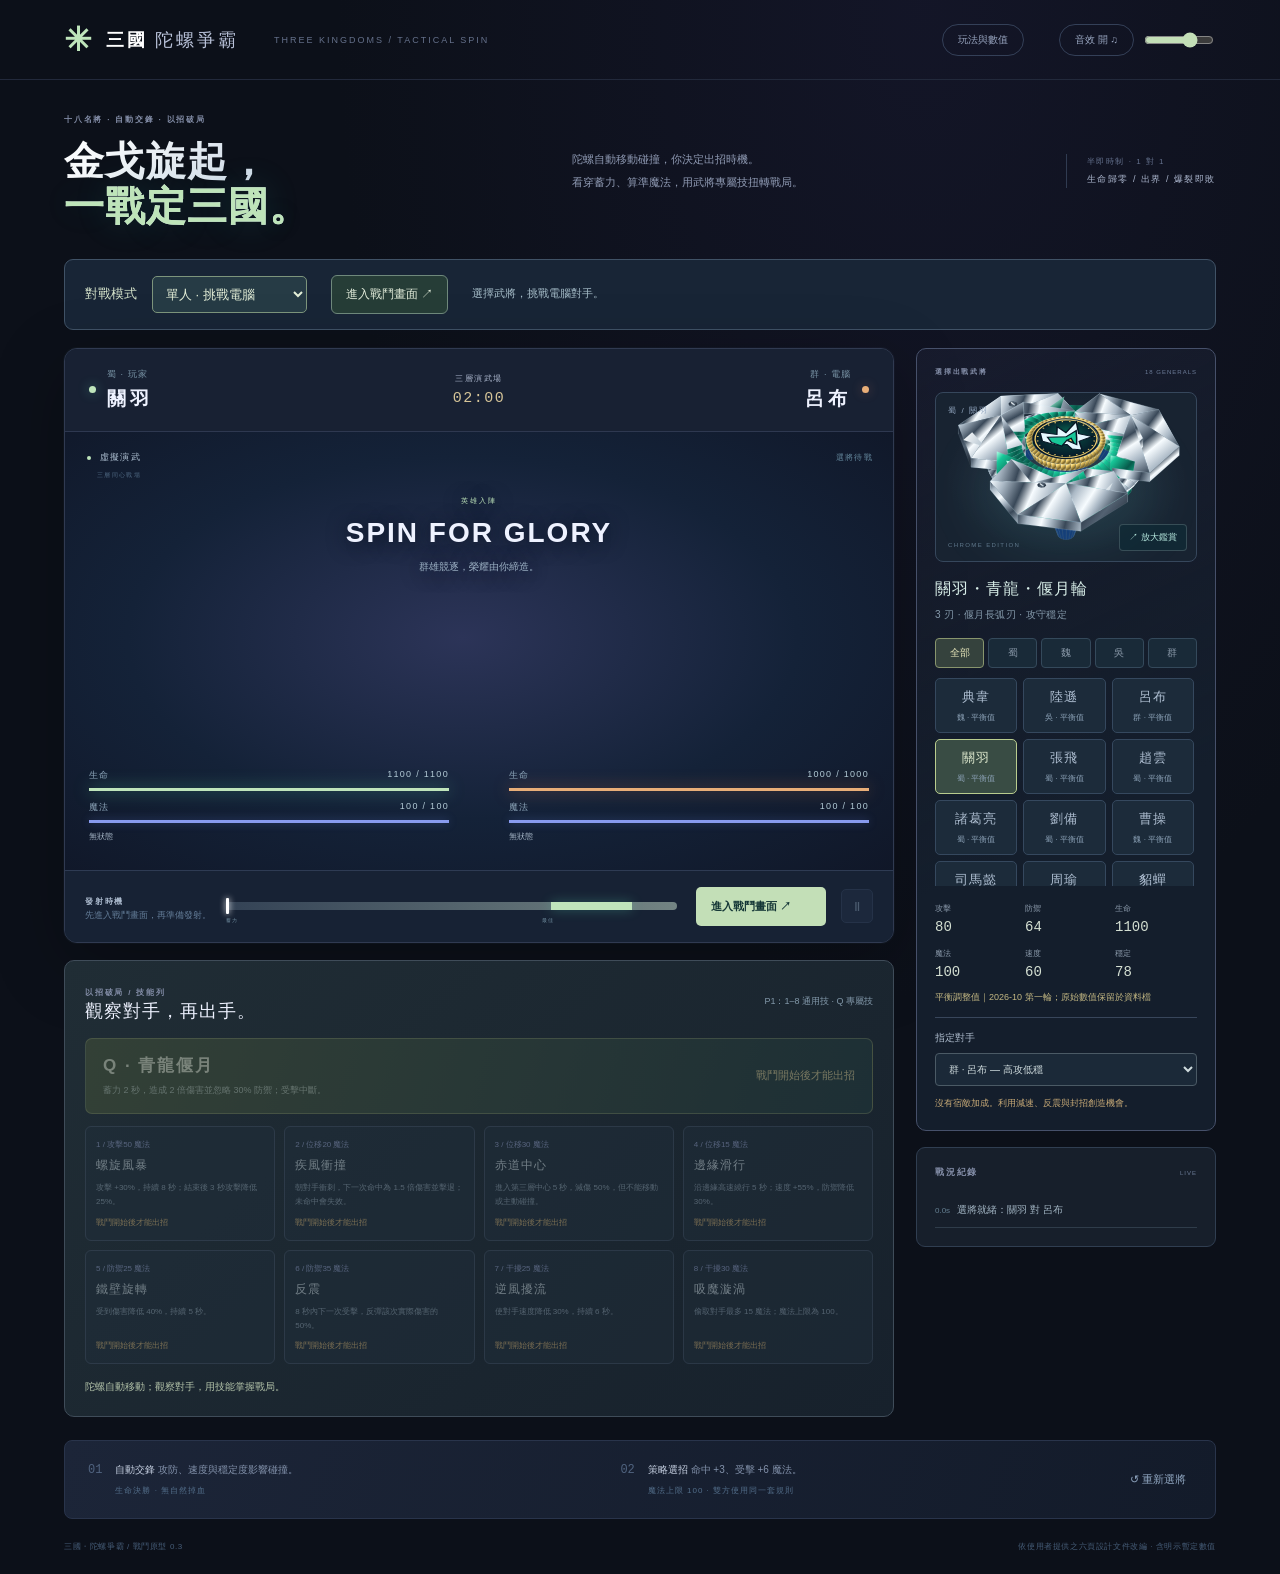
<file: index.html>
<!doctype html>
<html lang="zh-Hant">
  <head>
    <meta charset="utf-8" />
    <meta name="viewport" content="width=device-width,initial-scale=1" />
    <title>三國・陀螺爭霸｜半即時技能對戰</title>
    <link rel="stylesheet" href="style.css" />
    <link rel="stylesheet" href="war-style.css" />
    <link rel="stylesheet" href="combat-view.css" />
    <script src="top-art.js" defer></script>
    <script src="general-art.js" defer></script>
    <script src="war-data.js" defer></script>
    <script src="war-engine.js" defer></script>
    <script src="war-visuals.js" defer></script>
    <script src="vendor/peerjs.min.js" defer></script>
    <script src="network-config.js" defer></script>
    <script src="remote-room.js" defer></script>
    <script src="public-lobby.js" defer></script>
    <script src="sound-fx.js" defer></script>
    <script src="signature-fx.js" defer></script>
    <script src="battle-result.js" defer></script>
    <script src="game.js" defer></script>
    <script src="combat-view.js" defer></script>
  </head>
  <body>
    <!-- 頁首：品牌、玩法說明與音效控制。 -->
    <header>
      <a href="./" class="brand">
        <span>✳</span>
        三國
        <span class="thin">陀螺爭霸</span>
      </a>
      <span class="header-tag">THREE KINGDOMS / TACTICAL SPIN</span>
      <button id="rules-open">玩法與數值</button>
      <div class="audio-controls">
        <button id="sound" aria-pressed="true" title="音效預設開啟；點擊或按鍵後開始播放">
          音效 開 ♫
        </button>
        <label for="sound-volume" class="sr-only">音效音量</label>
        <input
          id="sound-volume"
          type="range"
          min="0"
          max="100"
          value="70"
          aria-label="音效音量"
          title="音效音量"
        />
      </div>
    </header>
    <main>
      <section class="intro">
        <div>
          <p class="eyebrow">十八名將 · 自動交鋒 · 以招破局</p>
          <h1>
            金戈旋起，
            <br />
            <em>一戰定三國。</em>
          </h1>
        </div>
        <p>
          陀螺自動移動碰撞，你決定出招時機。
          <br />
          看穿蓄力、算準魔法，用武將專屬技扭轉戰局。
        </p>
        <span class="edition">
          半即時制 · 1 對 1
          <br />
          <b>生命歸零 / 出界 / 爆裂即敗</b>
        </span>
      </section>
      <!-- 對戰入口：單人、同機雙人與公開大廳。 -->
      <div class="mode-picker">
        <label>
          對戰模式
          <select id="play-mode">
            <option value="solo">單人 · 挑戰電腦</option>
            <option value="online">遠端雙人 · 公開大廳</option>
            <option value="local">雙人 · 同機對戰</option>
          </select>
        </label>
        <button id="combat-open" type="button">進入戰鬥畫面 ↗</button>
        <p id="mode-hint">選擇武將，挑戰電腦對手。</p>
      </div>
      <!-- 三個共用房間，每房最多兩位玩家。 -->
      <section id="online-lobby" class="online-lobby" hidden>
        <div class="section-head">
          <b>PUBLIC LOBBY / 公開對戰大廳</b>
          <span id="online-role">尚未連線</span>
        </div>
        <p id="online-status" role="status">選擇空房等待對手，或加入正在招募的房間。</p>
        <p>共 3 間房 · 每房 2 人 · 不需邀請連結</p>
        <div id="public-rooms" class="public-rooms" aria-label="公開房間"></div>
        <div class="room-actions">
          <button id="room-refresh">重新整理大廳</button>
          <button id="room-leave" disabled>離開房間</button>
          <span id="lobby-status" role="status"></span>
        </div>
        <div class="room-actions ready-actions">
          <button id="room-ready" disabled>準備好了</button>
          <span id="ready-status" role="status">
            等待另一位玩家加入後，雙方選將並按準備。
          </span>
        </div>
        <p class="remote-note">
          雙方使用 1–8 出招、Q 專屬技、空白鍵發射、P
          暫停。房主需保持頁面開啟；受限網路可能無法直接連線。
        </p>
      </section>
      <!-- 主畫面：左側戰場與技能，右側武將選擇。 -->
      <div class="game-layout">
        <section class="battle-column" aria-label="戰場與技能操作">
          <div id="combat-toolbar" class="combat-toolbar">
            <button id="combat-close" type="button">← 返回頁面</button>
            <span class="combat-caption">戰場與技能</span>
            <button id="combat-details" type="button" aria-pressed="false">
              招式說明
            </button>
            <div id="combat-audio"></div>
          </div>
          <section class="arena-panel">
            <div class="scoreboard">
              <div class="player">
                <span class="dot cyan"></span>
                <div>
                  <small id="player-faction">蜀 · 玩家</small>
                  <b id="player-name">關羽</b>
                </div>
              </div>
              <div class="round">
                <span id="round">三層演武場</span>
                <b id="battle-clock">02:00</b>
              </div>
              <div class="player opponent">
                <div>
                  <small id="ai-faction">群 · 對手</small>
                  <b id="ai-name">呂布</b>
                </div>
                <span class="dot orange"></span>
              </div>
            </div>
            <div class="canvas-wrap">
              <canvas
                id="arena"
                tabindex="0"
                aria-label="陀螺自動移動碰撞。數字1至8使用通用技，Q使用專屬技，P暫停。"
              ></canvas>
              <div class="arena-label">
                <span class="live-dot"></span>
                虛擬演武
                <small>三層同心戰場</small>
              </div>
              <div class="arena-status" id="arena-status">選將待戰</div>
              <div class="center-message" id="center-message">
                <span id="message-eyebrow">英雄入陣</span>
                <h2 id="message-title">SPIN FOR GLORY</h2>
                <p id="message-copy">群雄競逐，榮耀由你締造。</p>
                <div id="result-actions" hidden aria-label="戰後操作">
                  <button id="result-rematch" type="button">再戰一場</button>
                  <button id="result-reselect" type="button">重新選將</button>
                  <small id="result-action-hint" role="status"></small>
                </div>
              </div>
              <div id="skill-banner" aria-live="polite"></div>
              <div class="stamina">
                <div>
                  <label>
                    生命
                    <span id="your-spin">1100 / 1100</span>
                  </label>
                  <div class="bar"><i id="your-bar"></i></div>
                  <label class="mana-label">
                    魔法
                    <span id="your-mana">100 / 100</span>
                  </label>
                  <div class="bar mana"><i id="your-mana-bar"></i></div>
                  <p id="your-status" class="actor-status">無狀態</p>
                </div>
                <div>
                  <label>
                    生命
                    <span id="ai-spin">1000 / 1000</span>
                  </label>
                  <div class="bar rival"><i id="ai-bar"></i></div>
                  <label class="mana-label">
                    魔法
                    <span id="ai-mana">100 / 100</span>
                  </label>
                  <div class="bar mana"><i id="ai-mana-bar"></i></div>
                  <p id="ai-status" class="actor-status">無狀態</p>
                </div>
              </div>
            </div>
            <div class="launch-panel">
              <div class="launch-info">
                <span class="eyebrow" id="launch-label">發射時機</span>
                <p id="launch-hint">亮區發射可提高初速。</p>
              </div>
              <div class="timing">
                <div class="sweet"></div>
                <div id="timing-marker"></div>
                <span>蓄力</span>
                <span>最佳</span>
              </div>
              <button id="launch" class="primary">
                進入戰鬥畫面
                <span>↗</span>
              </button>
              <button id="launch-p2" class="primary" hidden>P2 發射 ↗</button>
              <button id="pause" class="icon-button" aria-label="暫停對戰" disabled>
                Ⅱ
              </button>
            </div>
          </section>
          <div id="combat-skills" class="combat-skills">
            <div class="combat-player-tabs" aria-label="選擇技能面板">
              <button id="combat-p1" type="button" aria-pressed="true">P1 技能</button>
              <button id="combat-p2" type="button" aria-pressed="false">P2 技能</button>
            </div>
            <section id="p1-panel" class="skill-panel">
              <div class="skill-panel-heading">
                <div>
                  <span class="eyebrow">以招破局 / 技能列</span>
                  <h2>觀察對手，再出手。</h2>
                </div>
                <span>P1：1–8 通用技 · Q 專屬技</span>
              </div>
              <button id="signature" class="signature-button" disabled></button>
              <div id="skills" class="skill-grid"></div>
              <p id="skill-feedback" role="status">
                戰鬥中點選技能即可施放；不需手動控制陀螺移動。
              </p>
            </section>
            <section id="p2-panel" class="skill-panel" hidden>
              <div class="skill-panel-heading">
                <div>
                  <span class="eyebrow">PLAYER TWO</span>
                  <h2 id="p2-heading">玩家 2 技能</h2>
                </div>
                <span id="p2-hotkeys">Z X C V B N M , 通用技 · / 專屬技</span>
              </div>
              <button id="signature-p2" class="signature-button" disabled></button>
              <div id="skills-p2" class="skill-grid"></div>
              <p id="skill-feedback-p2" role="status">
                玩家 2：Enter 發射，/ 施放專屬技。
              </p>
            </section>
          </div>
        </section>
        <aside>
          <section class="loadout">
            <div class="section-head">
              <span class="eyebrow">選擇出戰武將</span>
              <span class="mini-tag">18 GENERALS</span>
            </div>
            <div class="showcase">
              <span class="showcase-code" id="showcase-code">蜀 / 關羽</span>
              <canvas id="top-preview" aria-label="武將陀螺模型"></canvas>
              <button id="inspect-open">↗ 放大鑑賞</button>
              <span class="showcase-badge">CHROME EDITION</span>
            </div>
            <div class="showcase-name">
              <b id="showcase-title">關羽・青龍偃月</b>
              <span id="showcase-material">攻守穩定</span>
            </div>
            <div class="faction-tabs" aria-label="篩選陣營">
              <button data-faction="all" class="active">全部</button>
              <button data-faction="蜀">蜀</button>
              <button data-faction="魏">魏</button>
              <button data-faction="吳">吳</button>
              <button data-faction="群">群</button>
            </div>
            <div id="tops"></div>
            <div id="character-stats" class="war-stats"></div>
            <p id="stat-provenance"></p>
            <label class="enemy-select">
              <span id="enemy-label">指定對手</span>
              <select id="enemy-select"></select>
            </label>
            <p id="matchup-note"></p>
          </section>
          <section class="combat-log">
            <div class="section-head">
              <span class="eyebrow">戰況紀錄</span>
              <span class="mini-tag">LIVE</span>
            </div>
            <ol id="combat-log"></ol>
          </section>
        </aside>
      </div>
      <section class="rules">
        <div>
          <span>01</span>
          <p>
            <b>自動交鋒</b>
            攻防、速度與穩定度影響碰撞。
            <small>生命決勝 · 無自然掉血</small>
          </p>
        </div>
        <div>
          <span>02</span>
          <p>
            <b>策略選招</b>
            命中 +3、受擊 +6 魔法。
            <small>魔法上限 100 · 雙方使用同一套規則</small>
          </p>
        </div>
        <button id="restart">↺ 重新選將</button>
      </section>
      <div id="announcement" class="sr-only" aria-live="polite"></div>
      <footer>
        <span>三國・陀螺爭霸 / 戰鬥原型 0.3</span>
        <span>依使用者提供之六頁設計文件改編 · 含明示暫定數值</span>
      </footer>
    </main>
    <!-- 彈出視窗：陀螺鑑賞。 -->
    <dialog id="inspect-dialog">
      <div class="inspect-heading">
        <div>
          <p class="eyebrow">武將兵裝 / DETAIL VIEW</p>
          <h2 id="inspect-title">關羽・青龍偃月</h2>
        </div>
        <button id="inspect-close" aria-label="關閉鑑賞視窗">×</button>
      </div>
      <div class="inspect-stage">
        <canvas
          id="inspect-canvas"
          tabindex="0"
          aria-label="拖曳或方向鍵旋轉陀螺"
        ></canvas>
      </div>
      <div class="inspect-controls">
        <span>拖曳旋轉 · 方向鍵調整視角</span>
        <label>
          <input id="inspect-spin" type="checkbox" checked />
          自動旋轉
        </label>
        <label>
          <input id="inspect-explode" type="checkbox" />
          分層展示
        </label>
      </div>
      <p class="inspect-caption">切削銀刃 / 晶體環 / 獸魂徽章 / 多層軸心</p>
    </dialog>
    <!-- 彈出視窗：玩法、數值來源與原型規則。 -->
    <dialog id="rules-dialog">
      <div class="inspect-heading">
        <div>
          <p class="eyebrow">設計來源與原型規則</p>
          <h2>招式有取捨，數值可調整。</h2>
        </div>
        <button id="rules-close" aria-label="關閉規則">×</button>
      </div>
      <div class="rules-copy">
        <h3>依據你的設計文件</h3>
        <p>
          採半即時制、18 位武將、8 招通用技、18 招專屬技。傷害公式：攻擊 × 招式倍率 × 100
          ÷（100 + 防禦）。生命歸零、爆裂或出界直接決定本場勝負，不再沿用三分制。
        </p>
        <h3>哪些值來自文件？</h3>
        <p>
          原始文件數值已保留供追溯；目前套用 2026-10 第一輪平衡調整，角色卡會標示「平衡值」。各武將技能機制保持不變，基礎數值與部分專屬技消耗依全角色對戰測試調整，仍需持續實玩驗證。
        </p>
        <h3>本版補定的規則</h3>
        <ul>
          <li>初始魔法 100。命中回復 3、受擊回復 6；同次碰撞可能雙方互相命中。</li>
          <li>技能出手間隔 0.8 秒；通用技能冷卻 4–12 秒；專屬技 12 秒，龐德 10 秒。</li>
          <li>
            關羽斬擊 2 倍；趙雲反擊 1.4 倍；劉備援軍各 0.75 倍，回復 8%；周瑜火區每半秒
            0.3 倍。
          </li>
          <li>甘寧突襲 1.2 倍，拉出中心時 1.8 倍；貂蟬反噬 25%；宿敵加成 5%。</li>
          <li>
            赤道中心守勢 5 秒、減傷 50%，不可出招或主動碰撞。反震有效 8
            秒；趙雲三次閃避上限 15 秒。
          </li>
          <li>
            心之一方至少需 30 魔法，消耗現有全部魔法。基礎成功率 10%；每次由非落後進入落後
            +5%，上限 30%。未加入文件列為可選的失敗保底。
          </li>
          <li>
            孫策直接出界僅限最外圈（半徑大於
            3.08）。穩定度影響一般擊退與爆裂累積。陀螺名稱下方是爆裂條。
          </li>
          <li>120 秒後比較剩餘生命比例；相同則平手。</li>
        </ul>
        <h3>同機雙人操作</h3>
        <p>
          選擇「雙人 · 同機對戰」。P1 用角色卡選將，P2
          用下拉選單選將。任一方開始蓄力後，P1 按空白鍵、P2 按 Enter
          各自鎖定發射時機，雙方完成後開戰。P1：1–8 通用技、Q 專屬技；P2：Z X C V B N M ,
          通用技、/ 專屬技。亦可點選各自技能按鈕。P
          暫停／繼續，對戰中不能更換模式或武將。此模式共用一台電腦，並非網路連線。
        </p>
        <h3>此版範圍</h3>
        <p>
          三層演武場的 1 對 1
          技能對戰。桃園同隊羈絆、陣營被動、赤壁／長坂坡／五丈原地圖，以及額外特殊角色仍是後續內容。此為瀏覽器原型，尚未移植到
          Unity 或 Godot。
        </p>
        <p>
          來源：你提供的《三國戰鬥陀螺 3D 遊戲設計文件》，2026-09-21，共 6
          頁。原始與暫定數據集中於 war-data.js。
        </p>
      </div>
    </dialog>
  </body>
</html>
</file>
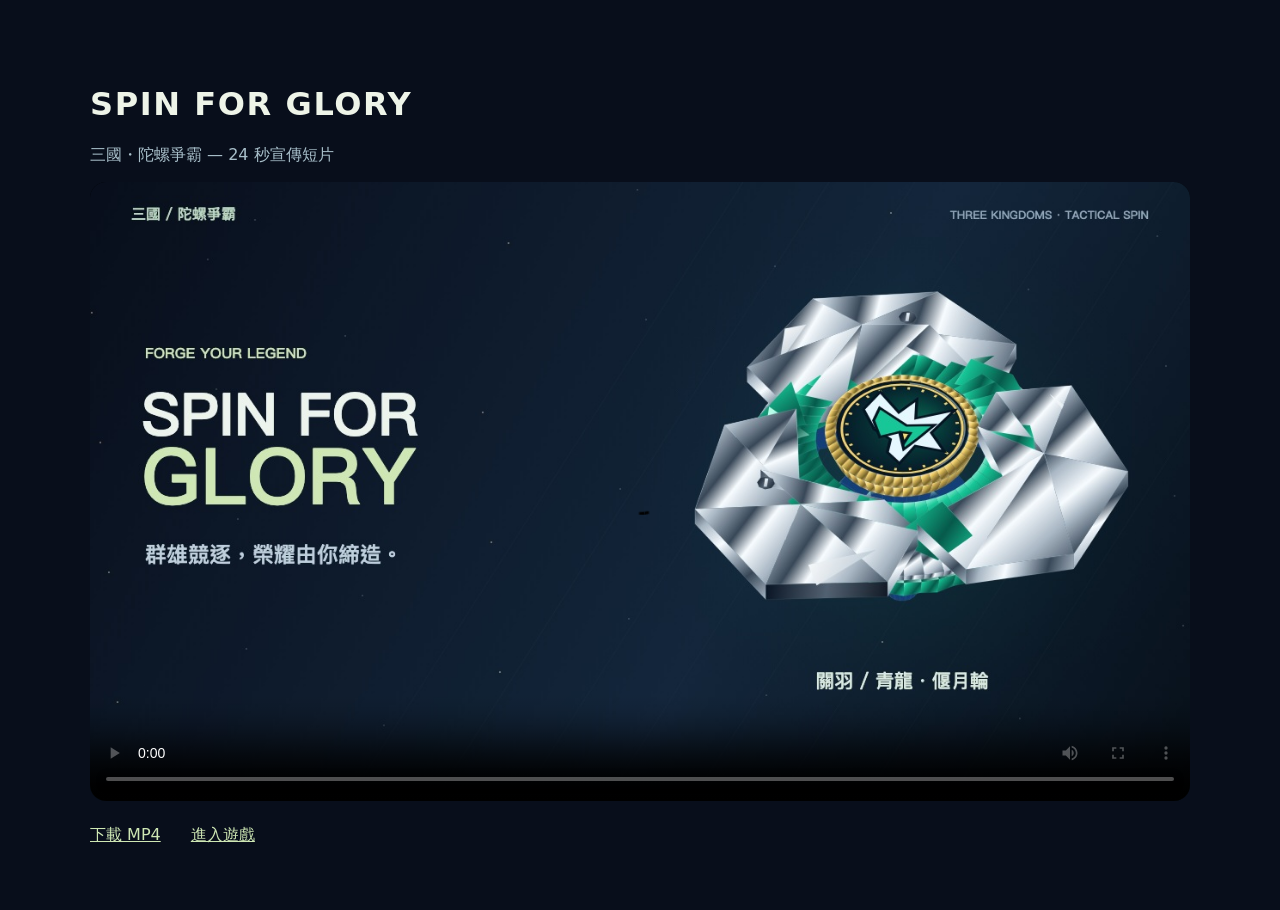
<file: promo/index.html>
<!doctype html>
<html lang="zh-Hant">
  <meta charset="utf-8" />
  <meta name="viewport" content="width=device-width, initial-scale=1" />
  <title>SPIN FOR GLORY｜遊戲宣傳短片</title>
  <style>
    body {
      margin: 0;
      background: #080e1b;
      color: #eef4e8;
      font-family: system-ui;
      padding: 5vw;
    }
    main {
      max-width: 1100px;
      margin: auto;
    }
    h1 {
      letter-spacing: 0.05em;
    }
    p {
      color: #a8bfca;
    }
    video {
      width: 100%;
      border-radius: 16px;
      background: #000;
    }
    a {
      color: #cee7b4;
      display: inline-block;
      margin: 20px 25px 0 0;
    }
  </style>
  <main>
    <h1>SPIN FOR GLORY</h1>
    <p>三國・陀螺爭霸 — 24 秒宣傳短片</p>
    <video
      controls
      playsinline
      preload="metadata"
      poster="poster.jpg"
      src="spin-for-glory.mp4"
    ></video>
    <a href="spin-for-glory.mp4" download>下載 MP4</a>
    <a href="../">進入遊戲</a>
  </main>
</html>
</file>
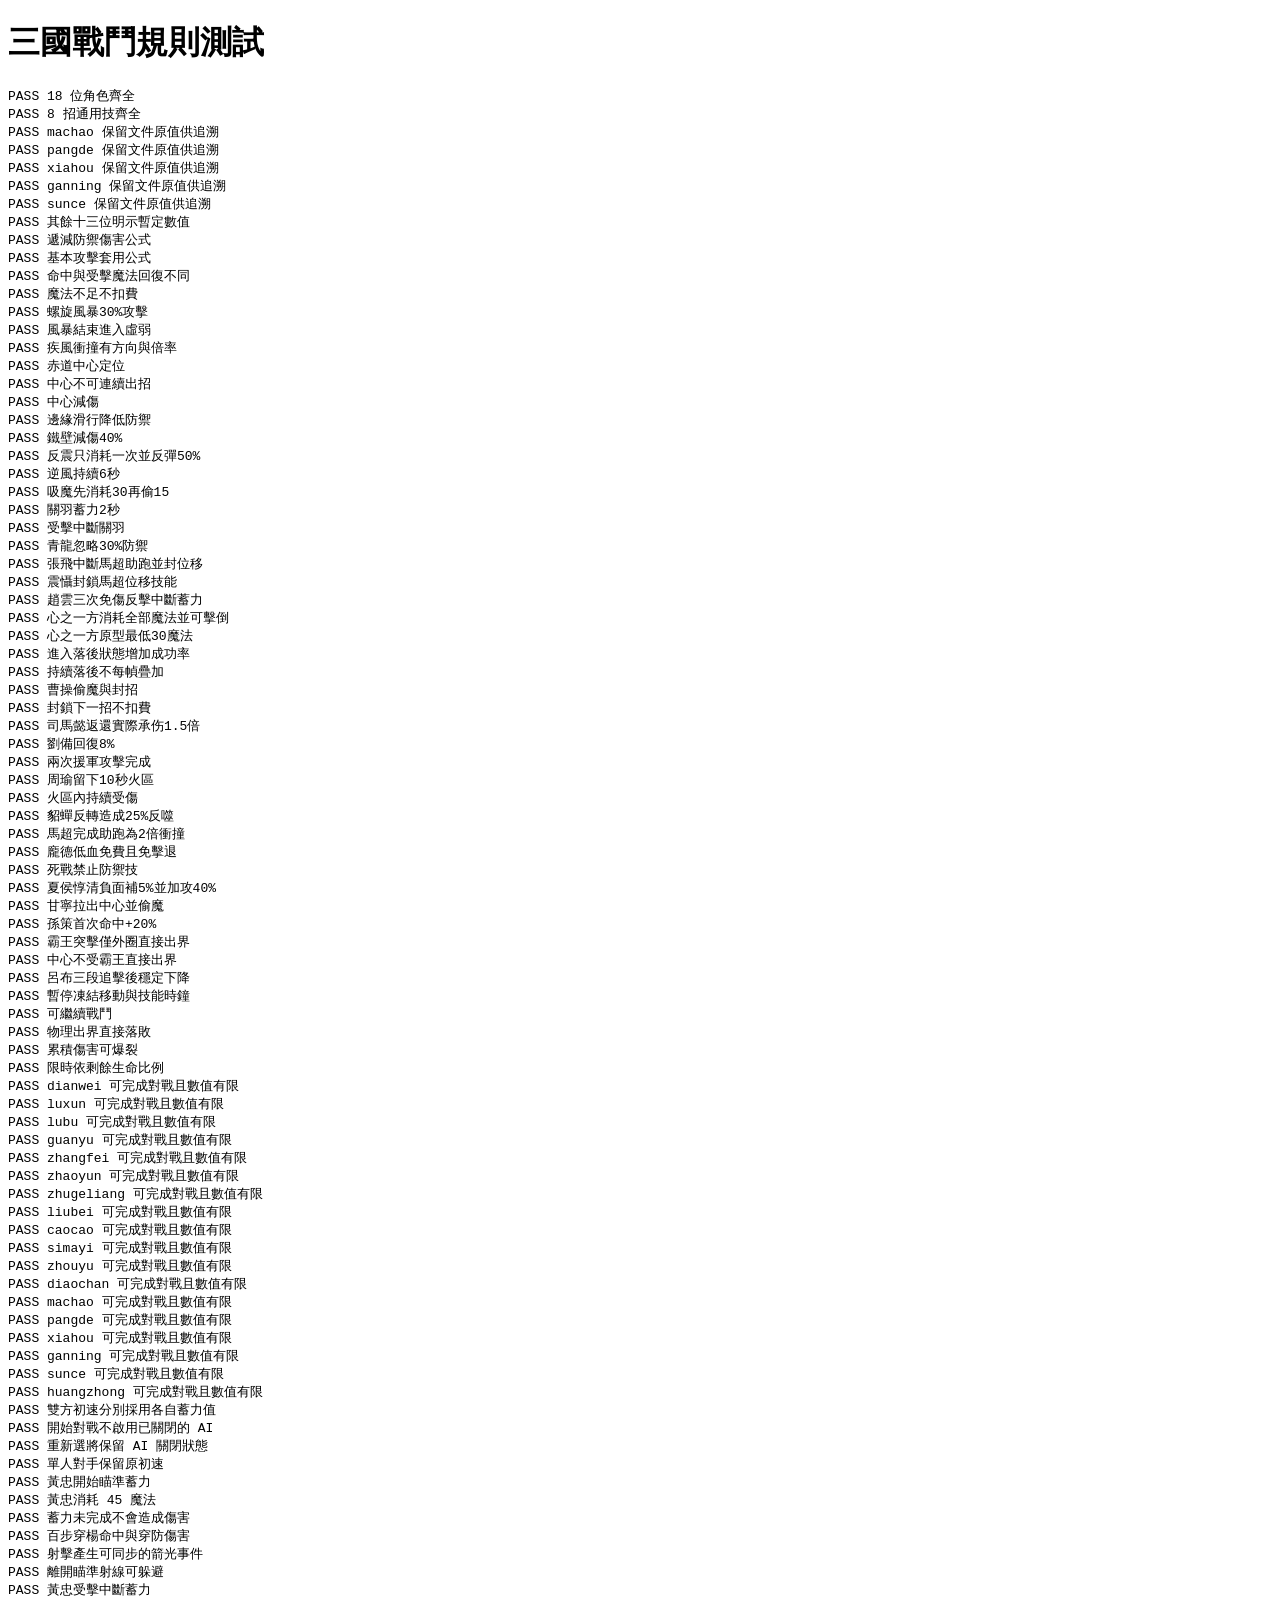
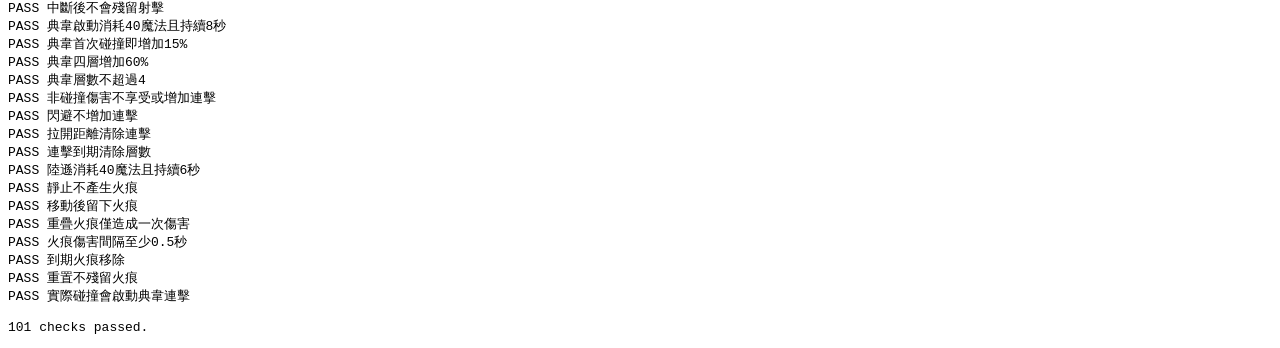
<file: tests.html>
<!doctype html>
<html lang="zh-Hant">
  <meta charset="utf-8" />
  <title>三國戰鬥規則測試</title>
  <body>
    <h1>三國戰鬥規則測試</h1>
    <pre id="result">Running…</pre>
    <script src="war-data.js"></script>
    <script src="war-engine.js"></script>
    <script src="war-tests.js"></script>
  </body>
</html>
</file>
<file: style.css>
:root {
  font-family:
    Inter,
    -apple-system,
    BlinkMacSystemFont,
    'Segoe UI',
    sans-serif;
  background: #0c1019;
  color: #eef2ff;
  color-scheme: dark;
  --cyan: #70f1de;
  --orange: #ff9873;
  --muted: #838da7;
  --line: #283046;
}
* {
  box-sizing: border-box;
}
body {
  margin: 0;
}
button {
  font: inherit;
  cursor: pointer;
}
button:disabled {
  opacity: 0.4;
  cursor: not-allowed;
}
button:focus-visible,
a:focus-visible,
canvas:focus-visible {
  outline: 2px solid var(--cyan);
  outline-offset: 4px;
}
header {
  height: 80px;
  border-bottom: 1px solid #22293b;
  display: flex;
  align-items: center;
  padding: 0 5%;
  gap: 35px;
}
.brand {
  display: flex;
  align-items: center;
  color: white;
  font-size: 17px;
  font-weight: 800;
  letter-spacing: 2px;
  text-decoration: none;
  gap: 7px;
}
.brand > span:first-child {
  font-size: 33px;
  color: var(--cyan);
  margin-right: 4px;
}
.brand .thin {
  font-weight: 300;
  color: #b9c2d9;
}
.header-tag {
  font-size: 9px;
  letter-spacing: 2px;
  color: #65718b;
}
header button {
  margin-left: auto;
  background: none;
  border: 1px solid #344058;
  color: #98a5bf;
  border-radius: 20px;
  padding: 8px 15px;
  font-size: 10px;
}
main {
  max-width: 1560px;
  padding: 34px 5% 0;
  margin: auto;
}
.intro {
  display: flex;
  justify-content: space-between;
  align-items: center;
  gap: 25px;
  margin-bottom: 30px;
}
.eyebrow {
  font-size: 8px;
  font-weight: 700;
  letter-spacing: 1.8px;
  color: var(--muted);
  margin: 0 0 14px;
}
h1 {
  font-size: 43px;
  letter-spacing: -1.9px;
  line-height: 1.12;
  margin: 0;
  font-weight: 750;
}
h1 em {
  color: var(--cyan);
  font-style: normal;
}
.intro > p {
  font-size: 12px;
  line-height: 1.9;
  color: #8f9ab3;
}
.edition {
  font-size: 8px;
  letter-spacing: 1.5px;
  line-height: 2;
  color: #64718d;
  border-left: 1px solid #303b51;
  padding-left: 20px;
}
.edition b {
  font-size: 9px;
  color: #adb8cf;
  font-weight: 500;
}
.game-layout {
  display: grid;
  grid-template-columns: minmax(0, 1fr) 290px;
  gap: 22px;
}
.arena-panel {
  border: 1px solid #303a51;
  border-radius: 13px;
  overflow: hidden;
  min-width: 0;
  background: #121c2a;
  display: flex;
  flex-direction: column;
}
.scoreboard {
  display: flex;
  justify-content: space-between;
  align-items: center;
  background: #182133;
  border-bottom: 1px solid #2e3850;
  padding: 19px 24px;
}
.player {
  display: flex;
  align-items: center;
  gap: 11px;
}
.player > div {
  display: grid;
  gap: 5px;
}
.player small {
  color: #7994a6;
  font-size: 7px;
  letter-spacing: 1.5px;
}
.player b {
  font-size: 10px;
  font-weight: 600;
  letter-spacing: 0.5px;
}
.player > strong {
  font-size: 29px;
  font-weight: 400;
  color: var(--cyan);
  margin-left: 16px;
}
.opponent {
  text-align: right;
}
.opponent > strong {
  color: var(--orange);
  margin: 0 16px 0 0;
}
.dot {
  width: 7px;
  height: 7px;
  border-radius: 50%;
}
.cyan {
  background: var(--cyan);
  box-shadow: 0 0 12px #6eefd066;
}
.orange {
  background: var(--orange);
  box-shadow: 0 0 12px #ff916f55;
}
.round {
  text-align: center;
  display: grid;
  gap: 6px;
}
.round span {
  font-size: 8px;
  letter-spacing: 1.4px;
  color: #adb8ce;
}
.round b {
  font-size: 7px;
  letter-spacing: 1.5px;
  color: #687591;
  font-weight: 400;
}
.canvas-wrap {
  position: relative;
  min-height: 405px;
  flex: 1;
  background: radial-gradient(ellipse at 50% 60%, #26374c, #131e2c 63%, #101a28);
}
canvas {
  display: block;
  width: 100%;
  height: 100%;
  min-height: 405px;
  position: absolute;
  inset: 0;
  touch-action: none;
}
.arena-label {
  position: absolute;
  left: 22px;
  top: 19px;
  font-size: 8px;
  letter-spacing: 1.3px;
  color: #b2c4d6;
}
.arena-label small {
  display: block;
  font-size: 6px;
  color: #4f6882;
  margin: 7px 0 0 10px;
}
.live-dot {
  display: inline-block;
  width: 4px;
  height: 4px;
  border-radius: 50%;
  background: var(--cyan);
  margin-right: 5px;
}
.arena-status {
  position: absolute;
  right: 20px;
  top: 20px;
  font-size: 7px;
  letter-spacing: 1.3px;
  color: #678ba0;
}
.center-message {
  position: absolute;
  top: 43%;
  left: 50%;
  transform: translate(-50%, -50%);
  text-align: center;
  pointer-events: none;
  width: 90%;
  text-shadow: 0 2px 20px #08111e;
}
.center-message > span {
  font-size: 8px;
  color: var(--cyan);
  letter-spacing: 2px;
}
.center-message h2 {
  font-size: 33px;
  letter-spacing: -1.1px;
  margin: 10px 0;
}
.center-message p {
  font-size: 10px;
  color: #9db2c5;
  line-height: 1.6;
}
.center-message[hidden] {
  display: none;
}
.stamina {
  position: absolute;
  bottom: 19px;
  left: 24px;
  right: 24px;
  display: flex;
  gap: 60px;
  pointer-events: none;
}
.stamina > div {
  flex: 1;
}
.stamina label {
  font-size: 7px;
  letter-spacing: 1.3px;
  color: #8ea7bb;
  display: flex;
  justify-content: space-between;
}
.stamina label span {
  color: #b3cbd6;
}
.bar {
  height: 3px;
  background: #2d4055;
  margin-top: 9px;
  border-radius: 3px;
}
.bar i {
  display: block;
  background: var(--cyan);
  width: 100%;
  height: 100%;
  box-shadow: 0 0 10px #6bf4da33;
}
.bar.rival i {
  background: var(--orange);
}
.launch-panel {
  display: flex;
  gap: 15px;
  align-items: center;
  padding: 19px 22px;
  background: #172234;
  border-top: 1px solid #2e3b53;
}
.launch-info {
  min-width: 105px;
}
.launch-info .eyebrow {
  font-size: 7px;
  margin: 0 0 5px;
  color: #aab9cc;
}
.launch-info p {
  font-size: 8px;
  color: #637c97;
  margin: 0;
  max-width: 130px;
  line-height: 1.6;
}
.timing {
  height: 8px;
  position: relative;
  border-radius: 4px;
  background: linear-gradient(90deg, #334255, #738483);
  flex: 1;
  min-width: 60px;
  margin-right: 4px;
}
.sweet {
  position: absolute;
  left: 72%;
  width: 18%;
  height: 100%;
  background: var(--cyan);
  box-shadow: 0 0 12px #64f4c644;
}
.timing > span {
  font-size: 5px;
  color: #7391a3;
  position: absolute;
  top: 15px;
  left: 0;
  letter-spacing: 1px;
}
.timing > span:last-child {
  left: 70%;
}
#timing-marker {
  position: absolute;
  left: 0;
  top: -4px;
  height: 16px;
  width: 3px;
  background: white;
  box-shadow: 0 0 6px white;
  border-radius: 1px;
}
.primary {
  border: 0;
  border-radius: 5px;
  background: var(--cyan);
  color: #143636;
  padding: 12px 15px;
  font-size: 9px;
  font-weight: 750;
  white-space: nowrap;
  min-width: 145px;
  display: flex;
  justify-content: space-between;
  gap: 15px;
}
.primary:hover:enabled {
  background: #a0ffeb;
}
.icon-button {
  width: 32px;
  height: 34px;
  border: 1px solid #3a4b66;
  background: #243248;
  color: #9ab1c8;
  border-radius: 5px;
  font-size: 13px;
}
aside {
  display: flex;
  flex-direction: column;
  gap: 16px;
}
.loadout,
.controls {
  padding: 21px;
  background: #161d2b;
  border: 1px solid #2a3347;
  border-radius: 10px;
}
.section-head {
  display: flex;
  justify-content: space-between;
  gap: 10px;
  align-items: center;
}
.section-head .eyebrow {
  margin: 0;
  font-size: 7px;
}
.mini-tag {
  font-size: 6px;
  color: #6e7e9a;
  letter-spacing: 1px;
}
.loadout h2 {
  font-size: 18px;
  font-weight: 500;
  letter-spacing: -0.4px;
  margin: 16px 0 20px;
}
.top-choice {
  display: flex;
  align-items: center;
  gap: 11px;
  padding: 12px 10px;
  width: 100%;
  border: 1px solid #2d3a50;
  background: #182337;
  border-radius: 6px;
  color: #bdc9da;
  text-align: left;
  margin-bottom: 8px;
}
.top-choice.selected {
  border-color: #6eafad;
  background: #2944444d;
}
.top-choice > span:first-child {
  display: grid;
  place-items: center;
  font-size: 23px;
  color: var(--cyan);
  width: 29px;
  height: 29px;
  border: 1px solid #558080;
  border-radius: 50%;
}
.top-choice strong {
  display: block;
  font-size: 10px;
  font-weight: 500;
}
.top-choice small {
  display: block;
  font-size: 7px;
  color: #7b8da8;
  margin-top: 5px;
}
.top-choice .check {
  margin-left: auto;
  font-size: 10px;
  color: var(--cyan);
}
.stat-grid {
  display: flex;
  justify-content: space-between;
  margin-top: 19px;
}
.stat-grid span {
  display: block;
  font-size: 6px;
  letter-spacing: 1px;
  color: #6f819f;
}
.stat-grid b {
  display: block;
  font-family: monospace;
  font-weight: 400;
  font-size: 12px;
  color: #acb9cd;
  margin-top: 7px;
}
.controls > .eyebrow {
  font-size: 7px;
}
.controls > div:not(.touch-controls):not(.dash-row) {
  display: flex;
  gap: 15px;
  align-items: center;
  margin: 15px 0;
}
kbd {
  font-family: inherit;
  font-size: 8px;
  border: 1px solid #3a4962;
  background: #202c40;
  color: #a1b3cc;
  border-radius: 4px;
  padding: 7px;
  min-width: 64px;
  text-align: center;
}
.controls p {
  font-size: 10px;
  margin: 0;
  color: #b0bdd2;
}
.controls small {
  display: block;
  font-size: 8px;
  color: #607693;
  margin-top: 5px;
}
.dash-row {
  display: flex;
  align-items: center;
  justify-content: space-between;
  border-top: 1px solid #2a384d;
  margin-top: 16px;
  padding-top: 15px;
}
.dash-row > span {
  font-size: 7px;
  letter-spacing: 1px;
  color: #799b9b;
}
.dash-row button {
  border: 1px solid #538a88;
  color: var(--cyan);
  background: #29434344;
  border-radius: 5px;
  padding: 9px 14px;
  font-size: 9px;
}
.touch-controls {
  display: flex;
  gap: 8px;
  margin-top: 14px;
}
.touch-controls button {
  flex: 1;
  border: 1px solid #384c65;
  border-radius: 4px;
  background: #22314a;
  color: #9ecbda;
  padding: 9px;
  touch-action: none;
  user-select: none;
}
.rules {
  display: flex;
  justify-content: space-between;
  align-items: center;
  gap: 20px;
  border: 1px solid #29344b;
  background: #131b2a;
  border-radius: 8px;
  padding: 20px 23px;
  margin-top: 23px;
}
.rules > div {
  display: flex;
  gap: 13px;
  align-items: start;
}
.rules > div > span {
  font-family: monospace;
  font-size: 12px;
  color: #50637f;
  line-height: 1.5;
}
.rules p {
  font-size: 10px;
  color: #8392ab;
  line-height: 1.7;
  margin: 0;
}
.rules b {
  color: #c5cfe0;
  font-weight: 500;
}
.rules small {
  display: block;
  font-size: 6px;
  letter-spacing: 1px;
  color: #536e8a;
  margin-top: 6px;
}
.rules button {
  border: 0;
  color: #8fa5bf;
  background: none;
  font-size: 9px;
  white-space: nowrap;
}
footer {
  display: flex;
  justify-content: space-between;
  font-size: 7px;
  letter-spacing: 0.6px;
  color: #465d78;
  padding: 22px 0;
  gap: 20px;
}
.sr-only {
  position: absolute;
  width: 1px;
  height: 1px;
  overflow: hidden;
  clip: rect(0, 0, 0, 0);
}
@media (min-width: 1500px) {
  .canvas-wrap,
  canvas {
    min-height: 465px;
  }
  .game-layout {
    grid-template-columns: minmax(0, 1fr) 310px;
  }
}
@media (max-width: 1050px) {
  .intro .edition {
    display: none;
  }
  .game-layout {
    grid-template-columns: minmax(0, 1fr) 255px;
    gap: 16px;
  }
  .loadout,
  .controls {
    padding: 17px;
  }
  .scoreboard {
    padding: 17px;
  }
  .player b {
    font-size: 8px;
  }
  .player > strong {
    margin-left: 5px;
  }
  .opponent > strong {
    margin-right: 5px;
  }
  .launch-info {
    display: none;
  }
  .launch-panel {
    padding: 18px;
  }
  .rules {
    gap: 14px;
  }
  .rules p {
    font-size: 9px;
  }
  .rules > div {
    gap: 8px;
  }
}
@media (max-width: 790px) {
  header {
    height: 64px;
  }
  .header-tag {
    display: none;
  }
  main {
    padding: 26px 4% 0;
  }
  .intro {
    margin-bottom: 25px;
  }
  h1 {
    font-size: 34px;
  }
  .intro > p {
    font-size: 10px;
    max-width: 180px;
  }
  .game-layout {
    grid-template-columns: 1fr;
  }
  aside {
    display: grid;
    grid-template-columns: 1fr 1fr;
  }
  .canvas-wrap,
  canvas {
    min-height: 390px;
  }
  .rules {
    flex-wrap: wrap;
  }
  .rules > div {
    flex: 1;
    min-width: 140px;
  }
  .rules button {
    width: 100%;
    text-align: left;
  }
  .stamina {
    gap: 40px;
  }
}
@media (max-width: 480px) {
  .intro > p {
    display: none;
  }
  h1 br {
    display: none;
  }
  h1 {
    font-size: 31px;
  }
  .intro .eyebrow {
    font-size: 7px;
  }
  .scoreboard {
    padding: 15px 13px;
  }
  .player {
    gap: 7px;
  }
  .player b {
    font-size: 7px;
  }
  .player small {
    font-size: 6px;
  }
  .player > strong {
    font-size: 25px;
  }
  .round span {
    font-size: 7px;
  }
  .round b {
    font-size: 6px;
  }
  .dot {
    width: 5px;
    height: 5px;
  }
  .canvas-wrap,
  canvas {
    min-height: 320px;
  }
  .center-message h2 {
    font-size: 29px;
  }
  .center-message p {
    font-size: 9px;
  }
  .arena-label {
    left: 17px;
    font-size: 7px;
  }
  .arena-status {
    font-size: 6px;
    right: 16px;
  }
  .launch-panel {
    gap: 10px;
    padding: 17px 14px;
  }
  .primary {
    min-width: 139px;
    font-size: 8px;
    padding: 12px;
  }
  .stamina {
    left: 17px;
    right: 17px;
    gap: 25px;
  }
  .stamina label {
    font-size: 6px;
  }
  .loadout,
  .controls {
    padding: 15px;
  }
  .mini-tag {
    display: none;
  }
  .loadout h2 {
    font-size: 15px;
  }
  .top-choice {
    padding: 10px 7px;
    gap: 7px;
  }
  .top-choice strong {
    font-size: 8px;
  }
  .top-choice small {
    font-size: 6px;
  }
  .top-choice > span:first-child {
    font-size: 18px;
    width: 24px;
    height: 24px;
  }
  .controls > div:not(.touch-controls):not(.dash-row) {
    gap: 8px;
  }
  .controls p {
    font-size: 8px;
  }
  .controls small {
    font-size: 7px;
  }
  kbd {
    min-width: 43px;
    font-size: 6px;
    padding: 6px;
  }
  .stat-grid b {
    font-size: 10px;
  }
  .stat-grid span {
    font-size: 5px;
  }
  .dash-row > span {
    font-size: 6px;
  }
  .dash-row button {
    padding: 9px;
    font-size: 8px;
  }
  .touch-controls {
    gap: 4px;
  }
  .touch-controls button {
    padding: 7px;
  }
  .controls > .eyebrow,
  .section-head .eyebrow {
    font-size: 6px;
  }
  .rules {
    padding: 17px;
  }
  .rules > div {
    min-width: 120px;
  }
  footer {
    font-size: 6px;
    line-height: 1.8;
  }
}

/* Chrome collection: shared geometric art for previews and live play. */
:root {
  --cyan: #80f5e3;
}
body {
  background: radial-gradient(ellipse at 72% 0%, #22204455, transparent 45%), #0c1019;
}
.intro h1 {
  background: linear-gradient(135deg, #fff, #bacadc);
  background-clip: text;
  -webkit-background-clip: text;
  color: transparent;
}
.intro h1 em {
  color: #83fbe5;
  text-shadow: 0 0 35px #29ac9f30;
}
.arena-panel {
  box-shadow:
    0 0 0 1px #8bbbff08,
    0 20px 70px #0004;
}
.canvas-wrap {
  background: radial-gradient(ellipse at 48% 47%, #2c3458, #142238 55%, #101728);
}
.loadout {
  background: linear-gradient(155deg, #252b4350, #141e2c 60%);
  border-color: #46506a;
}
.loadout h2 {
  margin-bottom: 10px;
}
.showcase {
  height: 185px;
  position: relative;
  background: radial-gradient(ellipse at 50% 48%, #55657844, #182331 65%);
  border: 1px solid #36475c;
  border-radius: 8px;
  overflow: hidden;
  margin-bottom: 13px;
}
.showcase:before {
  content: '';
  position: absolute;
  left: 15%;
  right: 15%;
  top: 24%;
  height: 70%;
  background: #50d4c81a;
  filter: blur(24px);
  border-radius: 50%;
}
.showcase canvas,
.inspect-stage canvas {
  position: absolute;
  inset: 0;
  width: 100%;
  height: 100%;
  min-height: 0;
  display: block;
  touch-action: none;
}
.showcase-code {
  position: absolute;
  top: 12px;
  left: 12px;
  z-index: 1;
  font-size: 8px;
  letter-spacing: 1.7px;
  color: #92a6bf;
}
.showcase button {
  position: absolute;
  right: 9px;
  bottom: 10px;
  border: 1px solid #70858b66;
  border-radius: 4px;
  background: #112a36d9;
  color: #b4e6dc;
  font-size: 9px;
  padding: 6px 9px;
  z-index: 1;
}
.showcase-badge {
  position: absolute;
  left: 12px;
  bottom: 13px;
  font-size: 6px;
  letter-spacing: 1.4px;
  color: #60798c;
}
.showcase-name {
  display: grid;
  gap: 6px;
  margin: 0 0 16px;
}
.showcase-name > b {
  font-size: 16px;
  letter-spacing: 1px;
  font-weight: 550;
  color: #d9efe9;
}
.showcase-name > span {
  font-size: 8px;
  color: #859aab;
  letter-spacing: 0.4px;
}
.top-choice {
  padding: 8px 10px;
  min-height: 55px;
}
.top-choice.selected {
  background: linear-gradient(110deg, #438d7730, #25323e);
  box-shadow: inset 2px 0 #87d7c2;
}
.top-choice .top-thumb {
  position: static;
  width: 46px;
  height: 39px;
  min-height: 0;
  flex-shrink: 0;
}
.top-choice > span:first-child {
  border: 0;
}
.top-choice > span:nth-child(2) {
  min-width: 0;
}
.top-choice .check {
  margin-left: auto;
}
.top-choice small {
  font-size: 7px;
}
.stat-grid {
  margin-top: 14px;
}
.loadout {
  padding-bottom: 16px;
}
.game-layout {
  align-items: start;
}
.arena-panel {
  height: 760px;
}
.center-message {
  top: 20%;
}
.center-message h2 {
  font-size: 29px;
}
.center-message > span {
  font-size: 7px;
}
.center-message p {
  font-size: 9px;
}
.rules {
  background: linear-gradient(110deg, #1c2538, #131b2a);
}
.bar i {
  box-shadow: 0 0 16px #66ffbd88;
}
.bar.rival i {
  box-shadow: 0 0 16px #ff854488;
}
dialog {
  color-scheme: dark;
  color: #e4edfa;
  max-width: 760px;
  width: calc(100% - 32px);
  padding: 25px;
  border: 1px solid #7b899466;
  border-radius: 15px;
  background: radial-gradient(ellipse at 50% 48%, #3d4960, #141f30 65%);
  box-shadow: 0 40px 130px #000a;
  max-height: 94vh;
  overflow: auto;
}
dialog::backdrop {
  background: #030b15cc;
  backdrop-filter: blur(9px);
}
.inspect-heading {
  display: flex;
  justify-content: space-between;
  align-items: start;
}
.inspect-heading h2 {
  font-size: 24px;
  font-weight: 500;
  letter-spacing: 2px;
  margin: 0;
}
.inspect-heading .eyebrow {
  font-size: 8px;
}
.inspect-heading button {
  border: 1px solid #637183;
  background: #1b293dcc;
  border-radius: 50%;
  width: 32px;
  height: 32px;
  color: #d7ecf0;
  font-size: 23px;
}
.inspect-stage {
  position: relative;
  height: 410px;
}
.inspect-stage canvas {
  cursor: grab;
}
.inspect-stage canvas:active {
  cursor: grabbing;
}
.inspect-controls {
  display: flex;
  justify-content: space-between;
  gap: 12px;
  align-items: center;
  border-top: 1px solid #53657a66;
  padding-top: 17px;
  font-size: 10px;
  color: #a0b8c7;
}
.inspect-controls label {
  white-space: nowrap;
  display: flex;
  gap: 5px;
  align-items: center;
}
.inspect-controls input {
  accent-color: var(--cyan);
}
.inspect-caption {
  font-size: 9px;
  letter-spacing: 2px;
  text-align: center;
  color: #74909f;
  margin: 20px 0 0;
}
@media (max-width: 1050px) {
  .showcase {
    height: 165px;
  }
  .showcase-name > b {
    font-size: 14px;
  }
  .top-choice .top-thumb {
    width: 37px;
    height: 33px;
  }
  .top-choice {
    gap: 7px;
  }
  .arena-panel {
    height: 750px;
  }
}
@media (max-width: 790px) {
  .arena-panel {
    height: 560px;
  }
  .showcase {
    height: 190px;
  }
  .game-layout {
    align-items: stretch;
  }
  .center-message {
    top: 17%;
  }
  .controls {
    height: fit-content;
  }
  .inspect-stage {
    height: 360px;
  }
  .inspect-controls {
    flex-wrap: wrap;
  }
  .showcase-name > b {
    font-size: 15px;
  }
}
@media (max-width: 480px) {
  .arena-panel {
    height: 460px;
  }
  .center-message h2 {
    font-size: 23px;
    margin: 7px 0;
  }
  .center-message {
    top: 20%;
  }
  .center-message p {
    font-size: 8px;
  }
  .intro h1 {
    font-size: 29px;
  }
  .showcase {
    height: 135px;
  }
  .showcase-code {
    font-size: 6px;
  }
  .showcase-badge {
    display: none;
  }
  .showcase-name > b {
    font-size: 12px;
    letter-spacing: 0;
  }
  .showcase-name > span {
    font-size: 7px;
    line-height: 1.8;
  }
  .showcase button {
    font-size: 8px;
    padding: 4px 6px;
  }
  .top-choice {
    padding: 7px 5px;
    gap: 5px;
  }
  .top-choice .top-thumb {
    width: 30px;
    height: 32px;
  }
  .top-choice strong {
    font-size: 7px;
  }
  .top-choice small {
    font-size: 6px;
  }
  .loadout h2 {
    font-size: 14px;
  }
  .inspect-stage {
    height: 285px;
  }
  dialog {
    padding: 20px;
  }
  .inspect-heading h2 {
    font-size: 20px;
  }
  .inspect-controls {
    font-size: 9px;
    gap: 10px;
  }
  .inspect-controls > span {
    width: 100%;
  }
  .inspect-caption {
    font-size: 8px;
    letter-spacing: 0.6px;
  }
}

@media (min-width: 791px) {
  .game-layout {
    align-items: stretch;
  }
  .arena-panel {
    height: auto;
    min-height: 760px;
  }
}
@media (max-width: 480px) {
  .intro h1 br {
    display: block;
  }
  .intro h1 {
    font-size: 29px;
    line-height: 1.2;
  }
}
</file>
<file: war-style.css>
:root {
  --cyan: #bfe5bb;
  --orange: #e9ae78;
}
header .brand {
  font-size: 18px;
  letter-spacing: 3px;
}
header button {
  margin-left: 0;
}
header #rules-open {
  margin-left: auto;
}
.intro h1 {
  font-size: 40px;
  letter-spacing: 1px;
}
.intro h1 em {
  color: #bee4b9;
}
.intro > p {
  font-size: 11px;
  line-height: 2.1;
}
.battle-column {
  min-width: 0;
}
.game-layout {
  grid-template-columns: minmax(0, 1fr) 300px;
  align-items: start;
}
.arena-panel {
  height: 595px;
  min-height: 0;
}
.scoreboard .player b {
  font-size: 19px;
  letter-spacing: 4px;
}
.scoreboard .player small {
  font-size: 9px;
  letter-spacing: 1px;
}
.round b {
  font-size: 15px;
  color: #d6c598;
  font-family: monospace;
}
.stamina {
  bottom: 14px;
}
.stamina label {
  font-size: 9px;
}
.stamina .bar {
  margin-top: 6px;
}
.mana-label {
  margin-top: 10px;
}
.bar.mana i {
  background: #889bef;
  box-shadow: 0 0 9px #627adb66;
}
.actor-status {
  font-size: 8px;
  line-height: 1.6;
  color: #a6b6c7;
  min-height: 25px;
  margin: 8px 0 0;
}
.canvas-wrap,
canvas {
  min-height: 0;
}
.arena-label {
  font-size: 9px;
}
.arena-status {
  font-size: 8px;
}
.center-message {
  top: 24%;
}
.center-message h2 {
  font-size: 28px;
  letter-spacing: 2px;
}
.center-message p {
  font-size: 10px;
}
.launch-panel {
  padding: 16px 20px;
}
.primary {
  background: #c3dfb7;
  min-width: 130px;
  font-size: 11px;
}
.launch-info .eyebrow {
  font-size: 8px;
}
.launch-info p {
  font-size: 9px;
}
#skill-banner {
  position: absolute;
  top: 40%;
  left: 50%;
  transform: translate(-50%, -50%);
  pointer-events: none;
  text-align: center;
  font-size: 23px;
  font-weight: 700;
  letter-spacing: 4px;
  color: #ffedb5;
  text-shadow:
    0 0 25px #eaaf64,
    0 3px 5px #07111c;
  opacity: 0;
  transition: opacity 0.18s;
  white-space: nowrap;
}
#skill-banner.show {
  opacity: 1;
}
.skill-panel {
  margin-top: 17px;
  padding: 20px;
  border: 1px solid #3f4c59;
  background: linear-gradient(140deg, #202d35, #17212c);
  border-radius: 10px;
}
.skill-panel-heading {
  display: flex;
  justify-content: space-between;
  align-items: center;
  margin-bottom: 15px;
  gap: 15px;
}
.skill-panel-heading .eyebrow {
  font-size: 8px;
  margin-bottom: 8px;
}
.skill-panel-heading h2 {
  font-size: 18px;
  font-weight: 500;
  margin: 0;
  letter-spacing: 1px;
}
.skill-panel-heading > span {
  font-size: 9px;
  color: #8399aa;
}
.signature-button {
  display: flex;
  justify-content: space-between;
  align-items: center;
  gap: 20px;
  width: 100%;
  background: linear-gradient(100deg, #4b593a, #223c3e);
  border: 1px solid #aeb9797a;
  border-radius: 7px;
  padding: 15px 17px;
  color: #e4eace;
  text-align: left;
}
.signature-button strong {
  display: block;
  font-size: 17px;
  letter-spacing: 2px;
}
.signature-button small {
  font-size: 9px;
  line-height: 1.8;
  display: block;
  color: #b7c7b3;
  margin-top: 5px;
}
.signature-button > span:last-child {
  white-space: nowrap;
  color: #e7d99a;
  font-size: 11px;
}
.skill-grid {
  display: grid;
  grid-template-columns: repeat(4, minmax(0, 1fr));
  gap: 9px;
  margin-top: 12px;
}
.skill-button {
  position: relative;
  text-align: left;
  display: flex;
  flex-direction: column;
  gap: 7px;
  padding: 12px 10px;
  min-height: 110px;
  background: #202e3b;
  border: 1px solid #415064;
  border-radius: 6px;
  color: #d4e2e8;
  overflow: hidden;
}
.skill-button:enabled:hover {
  border-color: #c5c989;
  background: #32414a;
}
.skill-button > strong {
  font-size: 12px;
  font-weight: 500;
  letter-spacing: 1px;
}
.skill-button > small {
  font-size: 8px;
  line-height: 1.8;
  color: #99adbd;
  flex: 1;
}
.skill-meta {
  display: flex;
  justify-content: space-between;
  font-size: 8px;
  color: #9dabd9;
}
.skill-button > em {
  font-style: normal;
  font-size: 8px;
  color: #ebc37b;
}
.skill-button:disabled,
.signature-button:disabled {
  opacity: 0.46;
}
#skill-feedback {
  font-size: 10px;
  line-height: 1.8;
  color: #b4c4aa;
  margin: 14px 0 0;
  min-height: 18px;
}
.loadout {
  padding: 18px;
}
.loadout > .section-head {
  margin-bottom: 15px;
}
.showcase {
  height: 170px;
}
.showcase-name > b {
  font-size: 16px;
  line-height: 1.7;
  letter-spacing: 1px;
}
.showcase-name > span {
  font-size: 10px;
}
.faction-tabs {
  display: flex;
  gap: 4px;
  margin-bottom: 10px;
}
.faction-tabs button {
  flex: 1;
  border: 1px solid #34495b;
  background: #192a38;
  color: #8b9aaa;
  padding: 7px 3px;
  border-radius: 4px;
  font-size: 10px;
}
.faction-tabs button.active {
  color: #e5e5b9;
  border-color: #88956d;
  background: #35423d;
}
#tops {
  display: grid;
  grid-template-columns: repeat(3, minmax(0, 1fr));
  gap: 6px;
  max-height: 208px;
  overflow: auto;
  padding-right: 3px;
}
.general-choice {
  padding: 9px 4px;
  background: #1c2b3a;
  color: #afbfd2;
  border: 1px solid #35485e;
  border-radius: 5px;
  min-width: 0;
}
.general-choice.selected {
  border-color: #b9cc8e;
  background: #394c44;
  color: #e1ebd0;
}
.general-choice span {
  display: block;
  font-size: 13px;
  letter-spacing: 1px;
}
.general-choice small {
  font-size: 8px;
  color: #8ca2b7;
  display: block;
  margin-top: 6px;
}
.general-choice:disabled {
  opacity: 0.45;
}
.war-stats {
  display: grid;
  grid-template-columns: repeat(3, 1fr);
  gap: 13px 8px;
  padding: 17px 0 0;
}
.war-stats span {
  display: block;
  font-size: 8px;
  color: #8b9aab;
}
.war-stats b {
  display: block;
  font-size: 14px;
  font-family: monospace;
  font-weight: 400;
  margin-top: 5px;
  color: #d4dfd2;
}
#stat-provenance {
  font-size: 9px;
  line-height: 1.8;
  color: #c4b883;
  border-bottom: 1px solid #38465b;
  padding-bottom: 12px;
}
.enemy-select {
  font-size: 10px;
  color: #aebccd;
}
.enemy-select select {
  display: block;
  width: 100%;
  margin-top: 8px;
  padding: 9px;
  background: #1b2938;
  color: #cfdbdd;
  border: 1px solid #4b5a65;
  border-radius: 4px;
  font: inherit;
}
#matchup-note {
  font-size: 9px;
  color: #c7a976;
  line-height: 1.9;
  margin-bottom: 0;
}
.combat-log {
  padding: 18px;
  background: #171f2b;
  border: 1px solid #303e51;
  border-radius: 9px;
}
.combat-log .eyebrow {
  margin: 0;
  font-size: 9px;
}
.combat-log ol {
  list-style: none;
  padding: 0;
  margin: 13px 0 0;
  max-height: 230px;
  overflow: auto;
}
.combat-log li {
  font-size: 10px;
  color: #a3b6c4;
  line-height: 1.9;
  padding: 8px 0;
  border-bottom: 1px solid #2f3c4a;
}
.combat-log time {
  font-size: 8px;
  color: #647f91;
  margin-right: 7px;
}
.rules p {
  font-size: 10px;
}
.rules small {
  font-size: 8px;
}
.rules button {
  font-size: 11px;
}
.rules-copy {
  font-size: 12px;
  line-height: 2;
  color: #a7bdca;
}
.rules-copy h3 {
  color: #e3e8c6;
  font-size: 15px;
  margin: 24px 0 9px;
}
.rules-copy ul {
  padding-left: 20px;
}
.rules-copy li {
  margin-bottom: 9px;
}
#rules-dialog {
  max-width: 760px;
}
footer {
  font-size: 8px;
}
.inspect-heading h2 {
  font-size: 22px;
}
@media (max-width: 1120px) {
  .game-layout {
    grid-template-columns: minmax(0, 1fr) 255px;
  }
  .skill-grid {
    grid-template-columns: repeat(2, minmax(0, 1fr));
  }
  .skill-button {
    min-height: 100px;
  }
  .arena-panel {
    height: 550px;
  }
  .intro h1 {
    font-size: 34px;
  }
  .showcase-name > b {
    font-size: 14px;
  }
  .skill-panel-heading > span {
    font-size: 8px;
  }
  .launch-info {
    display: none;
  }
}
@media (max-width: 790px) {
  .game-layout {
    grid-template-columns: 1fr;
  }
  .intro > p {
    max-width: 240px;
  }
  .battle-column {
    order: 1;
  }
  aside {
    display: grid;
    grid-template-columns: 1.2fr 1fr;
    align-items: start;
    order: 0;
  }
  .loadout {
    padding: 16px;
  }
  .showcase {
    height: 170px;
  }
  #tops {
    max-height: 145px;
  }
  .combat-log {
    height: auto;
  }
  .game-layout {
    gap: 16px;
  }
  .arena-panel {
    height: 570px;
  }
  .skill-grid {
    grid-template-columns: repeat(4, minmax(0, 1fr));
  }
  .skill-panel-heading > span {
    font-size: 9px;
  }
  .combat-log ol {
    max-height: 300px;
  }
  .intro {
    margin-bottom: 20px;
  }
  .showcase-name {
    margin-bottom: 10px;
  }
}
@media (max-width: 520px) {
  header {
    padding: 0 4%;
    gap: 9px;
  }
  header .brand {
    font-size: 14px;
    letter-spacing: 1px;
  }
  header .brand > span:first-child {
    font-size: 24px;
    margin: 0;
  }
  header button {
    font-size: 8px;
    padding: 7px 8px;
  }
  .intro h1 {
    font-size: 30px;
  }
  .intro > p {
    display: none;
  }
  aside {
    grid-template-columns: 1fr;
  }
  .combat-log {
    display: none;
  }
  .showcase {
    height: 170px;
    float: left;
    width: 44%;
    margin-right: 13px;
  }
  .showcase-name {
    padding-top: 6px;
  }
  .showcase-name > b {
    font-size: 14px;
  }
  .showcase-name > span {
    font-size: 9px;
  }
  .faction-tabs {
    gap: 3px;
  }
  .faction-tabs button {
    font-size: 9px;
    padding: 6px 2px;
  }
  #tops {
    grid-template-columns: repeat(3, minmax(0, 1fr));
    max-height: 120px;
  }
  .general-choice {
    padding: 7px 3px;
  }
  .general-choice span {
    font-size: 11px;
  }
  .general-choice small {
    font-size: 7px;
  }
  .war-stats {
    clear: both;
    grid-template-columns: repeat(6, minmax(0, 1fr));
    padding-top: 10px;
    gap: 5px;
  }
  .war-stats b {
    font-size: 13px;
  }
  #stat-provenance {
    margin: 10px 0;
    font-size: 8px;
    padding-bottom: 9px;
  }
  .showcase-name {
    margin-bottom: 9px;
  }
  .loadout {
    padding: 14px;
  }
  .showcase-code {
    font-size: 8px;
  }
  .enemy-select {
    display: flex;
    align-items: center;
    gap: 10px;
    white-space: nowrap;
  }
  .enemy-select select {
    margin: 0;
    flex: 1;
    min-width: 0;
  }
  #matchup-note {
    font-size: 8px;
    margin-top: 8px;
  }
  .arena-panel {
    height: 475px;
  }
  .scoreboard .player b {
    font-size: 16px;
  }
  .scoreboard .player small {
    font-size: 8px;
  }
  .center-message h2 {
    font-size: 23px;
  }
  .center-message > span {
    font-size: 7px;
  }
  .center-message p {
    font-size: 9px;
  }
  .arena-label {
    font-size: 8px;
  }
  .stamina {
    gap: 20px;
    bottom: 8px;
  }
  .stamina label {
    font-size: 8px;
  }
  .actor-status {
    font-size: 7px;
    min-height: 22px;
  }
  .launch-panel {
    padding: 14px;
  }
  .skill-panel {
    padding: 15px;
  }
  .skill-grid {
    grid-template-columns: repeat(2, minmax(0, 1fr));
  }
  .skill-panel-heading h2 {
    font-size: 16px;
  }
  .skill-panel-heading > span {
    font-size: 8px;
  }
  .signature-button {
    padding: 12px;
    gap: 10px;
  }
  .signature-button strong {
    font-size: 16px;
  }
  .signature-button small {
    font-size: 9px;
  }
  .signature-button > span:last-child {
    font-size: 10px;
  }
  .skill-button {
    min-height: 113px;
  }
  .skill-button > strong {
    font-size: 13px;
  }
  .skill-button > small {
    font-size: 9px;
  }
  .skill-meta {
    font-size: 9px;
  }
  #skill-banner {
    font-size: 20px;
    letter-spacing: 2px;
  }
  footer {
    font-size: 7px;
  }
}
.mode-picker {
  display: flex;
  align-items: center;
  gap: 24px;
  flex-wrap: wrap;
  margin: 0 0 18px;
  padding: 15px 20px;
  border: 1px solid #405266;
  border-radius: 9px;
  background: #182536;
}
.mode-picker label {
  display: flex;
  align-items: center;
  gap: 15px;
  font-size: 13px;
  color: #d8e6cd;
}
.mode-picker select {
  background: #263b45;
  color: #e4efd8;
  border: 1px solid #7d957c;
  border-radius: 5px;
  padding: 9px;
  font: inherit;
}
.mode-picker p {
  font-size: 11px;
  color: #a6bdc9;
  margin: 0;
  line-height: 1.8;
}
#p2-panel {
  border-color: #806454;
}
#p2-panel .signature-button {
  background: linear-gradient(100deg, #604833, #392b43);
}
#skill-feedback-p2 {
  font-size: 10px;
  color: #dac2ac;
  line-height: 1.8;
}
[hidden] {
  display: none !important;
}
.launch-panel:has(#launch-p2:not([hidden])) {
  flex-wrap: wrap;
}
.launch-panel:has(#launch-p2:not([hidden])) .launch-info {
  display: none;
}
.launch-panel:has(#launch-p2:not([hidden])) .primary {
  min-width: 100px;
}
.launch-panel:has(#launch-p2:not([hidden])) .timing {
  min-width: 85px;
}
#launch-p2 {
  background: #e5b78f;
}
@media (max-width: 520px) {
  .mode-picker {
    padding: 12px;
    gap: 10px;
  }
  .launch-panel:has(#launch-p2:not([hidden])) {
    gap: 8px;
  }
  .launch-panel:has(#launch-p2:not([hidden])) .primary {
    min-width: 85px;
    padding: 12px 7px;
  }
  .skill-panel-heading {
    flex-wrap: wrap;
  }
}
.online-lobby {
  margin-bottom: 20px;
  padding: 20px;
  background: linear-gradient(120deg, #203639, #1c2036);
  border: 1px solid #71958a;
  border-radius: 10px;
}
.online-lobby .section-head {
  gap: 15px;
  flex-wrap: wrap;
}
.online-lobby b {
  font-size: 13px;
  letter-spacing: 2px;
}
#online-role {
  font-size: 12px;
  color: #e2c79e;
}
#online-status {
  font-size: 13px;
  line-height: 1.8;
  color: #d4e7ca;
}
.room-actions {
  display: flex;
  align-items: end;
  gap: 12px;
  flex-wrap: wrap;
}
.online-lobby button {
  padding: 11px 15px;
  border: 1px solid #829976;
  border-radius: 5px;
  background: #30443c;
  color: #e3eccd;
}
.online-lobby button:disabled {
  opacity: 0.4;
}
.remote-note {
  font-size: 11px;
  color: #9fb9c5;
  line-height: 1.8;
  margin-bottom: 0;
}
.audio-controls {
  display: flex;
  align-items: center;
  gap: 8px;
}
.audio-controls input {
  width: 70px;
  accent-color: #c3dfb7;
  cursor: pointer;
}
header .audio-controls button {
  white-space: nowrap;
}
@media (max-width: 520px) {
  .audio-controls {
    gap: 3px;
  }
  .audio-controls input {
    width: 43px;
  }
  header {
    gap: 6px;
  }
}

.public-rooms {
  display: grid;
  grid-template-columns: repeat(3, minmax(0, 1fr));
  gap: 12px;
  margin: 16px 0;
}
.public-room {
  padding: 18px;
  border: 1px solid #415169;
  border-radius: 12px;
  background: linear-gradient(145deg, #19273a, #101725);
}
.public-room strong {
  color: #eac883;
}
.public-room p {
  min-height: 2.5em;
  color: #ccd6e6;
}
.public-room button {
  width: 100%;
}
.public-room[data-state='waiting'] {
  border-color: #56cba8;
}
.public-room[data-state='full'] {
  border-color: #ba8150;
}
#lobby-status {
  font-size: 12px;
  color: #aabbd0;
}
@media (max-width: 600px) {
  .public-rooms {
    grid-template-columns: 1fr;
  }
  .public-room p {
    min-height: 0;
  }
}

.ready-actions {
  margin-top: 16px;
  align-items: center;
}
#ready-status {
  color: #d4e7ca;
  font-size: 13px;
}
#room-ready {
  border-color: #eac883;
  min-width: 130px;
}

/* Keep the finish reason readable over both the arena and signature effects. */
.center-message[data-result]:not([data-result='']) {
  top: 10%;
  transform: translate(-50%, 0);
  width: min(90%, 480px);
  padding: 12px 16px;
  box-sizing: border-box;
  border: 1px solid var(--result-color);
  border-radius: 12px;
  background: rgba(7, 16, 30, 0.94);
}
.center-message[data-result]:not([data-result='']) > span {
  font-size: 13px;
  font-weight: 700;
  color: #f1f5fa;
  letter-spacing: 0.5px;
}
.center-message[data-result]:not([data-result='']) h2 {
  color: var(--result-color);
  font-size: clamp(19px, 3vw, 28px);
  margin: 6px 0;
}
.center-message[data-result]:not([data-result='']) p {
  color: #e0e8f2;
  font-size: 12px;
  margin: 0;
  line-height: 1.5;
}
</file>
<file: combat-view.css>
/* 戰鬥專用版面：桌機左右並排，窄螢幕上下排列。 */
#combat-open,
.combat-toolbar button,
.combat-player-tabs button {
  border: 1px solid #6f897c;
  border-radius: 6px;
  background: #263d37;
  color: #e4eedc;
  padding: 10px 14px;
  font-size: 12px;
  cursor: pointer;
}
.combat-toolbar,
.combat-player-tabs {
  display: none;
}
body.combat-focus {
  overflow: hidden;
}
.combat-focus .battle-column {
  position: fixed;
  inset: 0;
  z-index: 40;
  background: #0c1520;
  padding: 10px max(10px, env(safe-area-inset-right))
    max(10px, env(safe-area-inset-bottom)) max(10px, env(safe-area-inset-left));
  display: grid;
  grid-template-columns: minmax(0, 1fr) 330px;
  grid-template-rows: 42px minmax(0, 1fr);
  gap: 10px;
  height: 100dvh;
  box-sizing: border-box;
}
.combat-focus .combat-toolbar {
  grid-column: 1 / -1;
  display: flex;
  align-items: center;
  gap: 10px;
  min-width: 0;
}
.combat-caption {
  flex: 1;
  color: #9db5c1;
  font-size: 13px;
}
#combat-audio {
  margin-left: auto;
}
.combat-focus .arena-panel {
  grid-column: 1;
  grid-row: 2;
  height: 100%;
  min-height: 0;
}
.combat-focus .canvas-wrap,
.combat-focus #arena {
  min-height: 0;
}
.combat-focus .scoreboard {
  padding: 14px 20px;
  flex-shrink: 0;
}
.combat-focus .launch-panel {
  padding: 12px;
  gap: 10px;
  flex-shrink: 0;
}
.combat-focus .launch-info {
  display: none;
}
.combat-focus .combat-skills {
  grid-column: 2;
  grid-row: 2;
  overflow-y: auto;
  overscroll-behavior: contain;
  min-height: 0;
  border: 1px solid #3b505e;
  border-radius: 10px;
  background: #17232d;
  padding: 12px;
}
.combat-focus .skill-panel {
  margin: 0;
  padding: 0;
  border: 0;
  background: none;
}
.combat-focus .skill-panel-heading {
  margin: 0 0 10px;
  gap: 6px;
  flex-wrap: wrap;
}
.combat-focus .skill-panel-heading h2 {
  font-size: 16px;
}
.combat-focus .skill-panel-heading .eyebrow {
  display: none;
}
.combat-focus .skill-panel-heading > span {
  font-size: 11px;
}
.combat-focus .signature-button {
  padding: 12px;
  gap: 8px;
  min-height: 52px;
}
.combat-focus .signature-button strong {
  font-size: 15px;
  letter-spacing: 0;
}
.combat-focus .skill-grid {
  grid-template-columns: repeat(2, minmax(0, 1fr));
  gap: 8px;
  margin-top: 8px;
}
.combat-focus .skill-button {
  min-height: 68px;
  padding: 9px;
  gap: 4px;
}
.combat-focus .skill-button > strong {
  font-size: 14px;
  letter-spacing: 0;
}
.combat-focus .skill-meta,
.combat-focus .skill-button > em {
  font-size: 10px;
}
.combat-focus .skill-button:disabled,
.combat-focus .signature-button:disabled {
  opacity: 0.65;
}
.combat-focus:not(.combat-details-open) .skill-button > small,
.combat-focus:not(.combat-details-open) .signature-button small {
  display: none;
}
.combat-focus #skill-feedback,
.combat-focus #skill-feedback-p2 {
  font-size: 11px;
  line-height: 1.6;
  margin: 10px 0 0;
}
.combat-focus[data-combat-mode='online'][data-combat-owner='1'] #p1-panel,
.combat-focus[data-combat-mode='online'][data-combat-owner='0'] #p2-panel {
  display: none;
}
.combat-focus[data-combat-mode='local'] .battle-column {
  grid-template-columns: minmax(0, 1fr) 380px;
}
.combat-focus[data-combat-mode='local'] #p2-panel {
  margin-top: 18px;
  padding-top: 14px;
  border-top: 1px solid #695d50;
}
.combat-focus[data-combat-mode='local'] .skill-grid {
  grid-template-columns: repeat(4, minmax(0, 1fr));
}
.combat-focus[data-combat-mode='local'] .skill-button {
  padding: 6px;
  min-height: 64px;
}
.combat-focus[data-combat-mode='local'] .skill-meta {
  flex-wrap: wrap;
  gap: 2px;
}
.combat-focus[data-combat-mode='local'] .skill-button > strong {
  font-size: 12px;
}
.combat-focus[data-combat-mode='local'] .skill-panel-heading h2 {
  font-size: 14px;
}

@media (max-width: 900px) {
  .combat-focus .battle-column,
  .combat-focus[data-combat-mode='local'] .battle-column {
    padding: max(6px, env(safe-area-inset-top)) max(6px, env(safe-area-inset-right))
      max(6px, env(safe-area-inset-bottom)) max(6px, env(safe-area-inset-left));
    grid-template-columns: minmax(0, 1fr);
    grid-template-rows: 44px minmax(0, 1fr) auto;
    gap: 6px;
  }
  .combat-focus .combat-toolbar {
    gap: 6px;
  }
  .combat-focus .combat-caption {
    display: none;
  }
  .combat-focus .combat-toolbar button {
    font-size: 11px;
    padding: 9px;
    white-space: nowrap;
  }
  .combat-focus .arena-panel {
    grid-row: 2;
  }
  .combat-focus .combat-skills {
    grid-row: 3;
    grid-column: 1;
    padding: 8px;
    max-height: 46dvh;
  }
  .combat-focus .skill-panel-heading {
    margin-bottom: 5px;
  }
  .combat-focus .skill-panel-heading h2 {
    font-size: 12px;
  }
  .combat-focus .skill-panel-heading > span {
    font-size: 9px;
  }
  .combat-focus .signature-button {
    min-height: 44px;
    padding: 8px 10px;
  }
  .combat-focus .signature-button strong {
    font-size: 14px;
  }
  .combat-focus .skill-grid {
    grid-template-columns: repeat(4, minmax(0, 1fr));
    gap: 5px;
    margin-top: 5px;
  }
  .combat-focus .skill-button,
  .combat-focus[data-combat-mode='local'] .skill-button {
    min-height: 52px;
    padding: 5px;
    gap: 3px;
  }
  .combat-focus .skill-button > strong {
    font-size: 12px;
  }
  .combat-focus .skill-meta {
    font-size: 10px;
    flex-wrap: wrap;
    gap: 1px;
  }
  .combat-focus .skill-button > em {
    font-size: 10px;
  }
  .combat-focus #skill-feedback,
  .combat-focus #skill-feedback-p2 {
    font-size: 9px;
    margin-top: 5px;
    min-height: 0;
  }
  .combat-focus .scoreboard {
    padding: 8px 12px;
  }
  .combat-focus .scoreboard .player b {
    font-size: 14px;
  }
  .combat-focus .round > span {
    display: none;
  }
  .combat-focus .launch-panel {
    padding: 8px;
  }
  .combat-focus .primary {
    min-width: 100px;
    padding: 10px;
  }
  .combat-focus .stamina {
    left: 12px;
    right: 12px;
    bottom: 4px;
    gap: 18px;
  }
  .combat-focus .mana-label {
    margin-top: 5px;
  }
  .combat-focus .actor-status {
    margin-top: 4px;
    min-height: 12px;
    white-space: nowrap;
    overflow: hidden;
    text-overflow: ellipsis;
  }
  .combat-focus .arena-label small {
    display: none;
  }
  .combat-focus .center-message h2 {
    font-size: 20px;
  }
  .combat-focus[data-combat-mode='local'] .combat-player-tabs {
    display: flex;
    gap: 6px;
    margin-bottom: 6px;
  }
  .combat-player-tabs button {
    flex: 1;
    padding: 6px;
    font-size: 11px;
  }
  .combat-player-tabs button[aria-pressed='true'] {
    background: #c4dfb7;
    color: #173127;
  }
  .combat-focus[data-combat-mode='local'][data-control-side='0'] #p2-panel,
  .combat-focus[data-combat-mode='local'][data-control-side='1'] #p1-panel {
    display: none;
  }
  .combat-focus[data-combat-mode='local'] #p2-panel {
    margin: 0;
    padding: 0;
    border: 0;
  }
}

/* 手機橫向：使用左右配置，避免下方技能擠掉戰場。 */
@media (max-height: 500px) and (min-width: 540px) and (orientation: landscape) {
  .combat-focus .battle-column,
  .combat-focus[data-combat-mode='local'] .battle-column {
    grid-template-columns: minmax(0, 1fr) minmax(240px, 38%);
    grid-template-rows: 44px minmax(0, 1fr);
  }
  .combat-focus .combat-skills {
    grid-column: 2;
    grid-row: 2;
    max-height: none;
  }
  .combat-focus .combat-player-tabs {
    margin-bottom: 4px;
  }
}

/* Keep touch targets usable without disabling browser pinch zoom. */
@media (max-width: 900px), (pointer: coarse) {
  button, select, input[type='range'] {
    min-height: 44px;
    touch-action: manipulation;
  }
  select {
    font-size: 16px;
  }
  .combat-focus .icon-button {
    min-width: 44px;
    flex-shrink: 0;
  }
  .combat-focus .skill-panel-heading > span,
  .combat-focus .skill-meta > span:first-child {
    display: none;
  }
  .combat-focus .skill-button,
  .combat-focus[data-combat-mode='local'] .skill-button {
    min-height: 64px;
  }
  .combat-focus .skill-button > em {
    line-height: 1.3;
  }
  .combat-focus .skill-button:active:enabled,
  .combat-focus .signature-button:active:enabled {
    background: #36584d;
    border-color: #c4dfb7;
  }
  .combat-focus .launch-panel {
    gap: 6px;
  }
  .combat-focus .launch-panel:has(#launch-p2:not([hidden])) {
    display: grid;
    grid-template-columns: minmax(0, 1fr) minmax(0, 1fr) 44px;
  }
  .combat-focus .launch-panel:has(#launch-p2:not([hidden])) .timing {
    grid-column: 1 / -1;
    margin: 0 0 12px;
  }
  .combat-focus .primary {
    min-width: 0;
    gap: 4px;
  }
}

@media (max-width: 360px) {
  .combat-focus .combat-toolbar { gap: 4px; }
  .combat-focus .combat-toolbar button { padding: 6px; }
  .combat-focus .audio-controls input { width: 44px; }
  .combat-focus .combat-skills { padding: 6px; }
}

/* On short portrait screens, scroll skills rather than shrinking the arena away. */
@media (max-width: 540px) and (max-height: 650px) and (orientation: portrait) {
  .combat-focus .combat-skills { max-height: calc(100dvh - 350px); }
  .combat-focus[data-combat-mode='local'] .combat-skills {
    max-height: calc(100dvh - 390px);
  }
}

@media (max-height: 500px) and (min-width: 540px) and (orientation: landscape) {
  .combat-focus .scoreboard { padding: 4px 10px; }
  .combat-focus .launch-panel { padding: 5px; }
  .combat-focus .skill-panel-heading { display: none; }
  .combat-focus .skill-grid,
  .combat-focus[data-combat-mode='local'] .skill-grid {
    grid-template-columns: repeat(3, minmax(0, 1fr));
  }
  .combat-focus .combat-skills { scroll-padding: 8px; }
}

@media (max-height: 350px) and (orientation: landscape) {
  .combat-focus .scoreboard .player small { display: none; }
}

/* Keep post-battle actions together, including on short landscape screens. */
.center-message[data-result]:not([data-result='']) {
  pointer-events: auto;
  z-index: 8;
  max-height: 90%;
  overflow-y: auto;
  overscroll-behavior: contain;
}
#result-actions {
  display: flex;
  flex-wrap: wrap;
  justify-content: center;
  gap: 8px;
  margin-top: 12px;
}
#result-actions button {
  min-height: 44px;
  padding: 10px 14px;
  border: 1px solid #829d90;
  border-radius: 6px;
  background: #263d37;
  color: #e4eedc;
  font-size: 14px;
  cursor: pointer;
  touch-action: manipulation;
}
#result-actions #result-rematch {
  background: #c4dfb7;
  color: #173127;
}
#result-actions button:disabled { opacity: 0.6; cursor: default; }
#result-action-hint { flex-basis: 100%; font-size: 11px; line-height: 1.5; }
</file>
